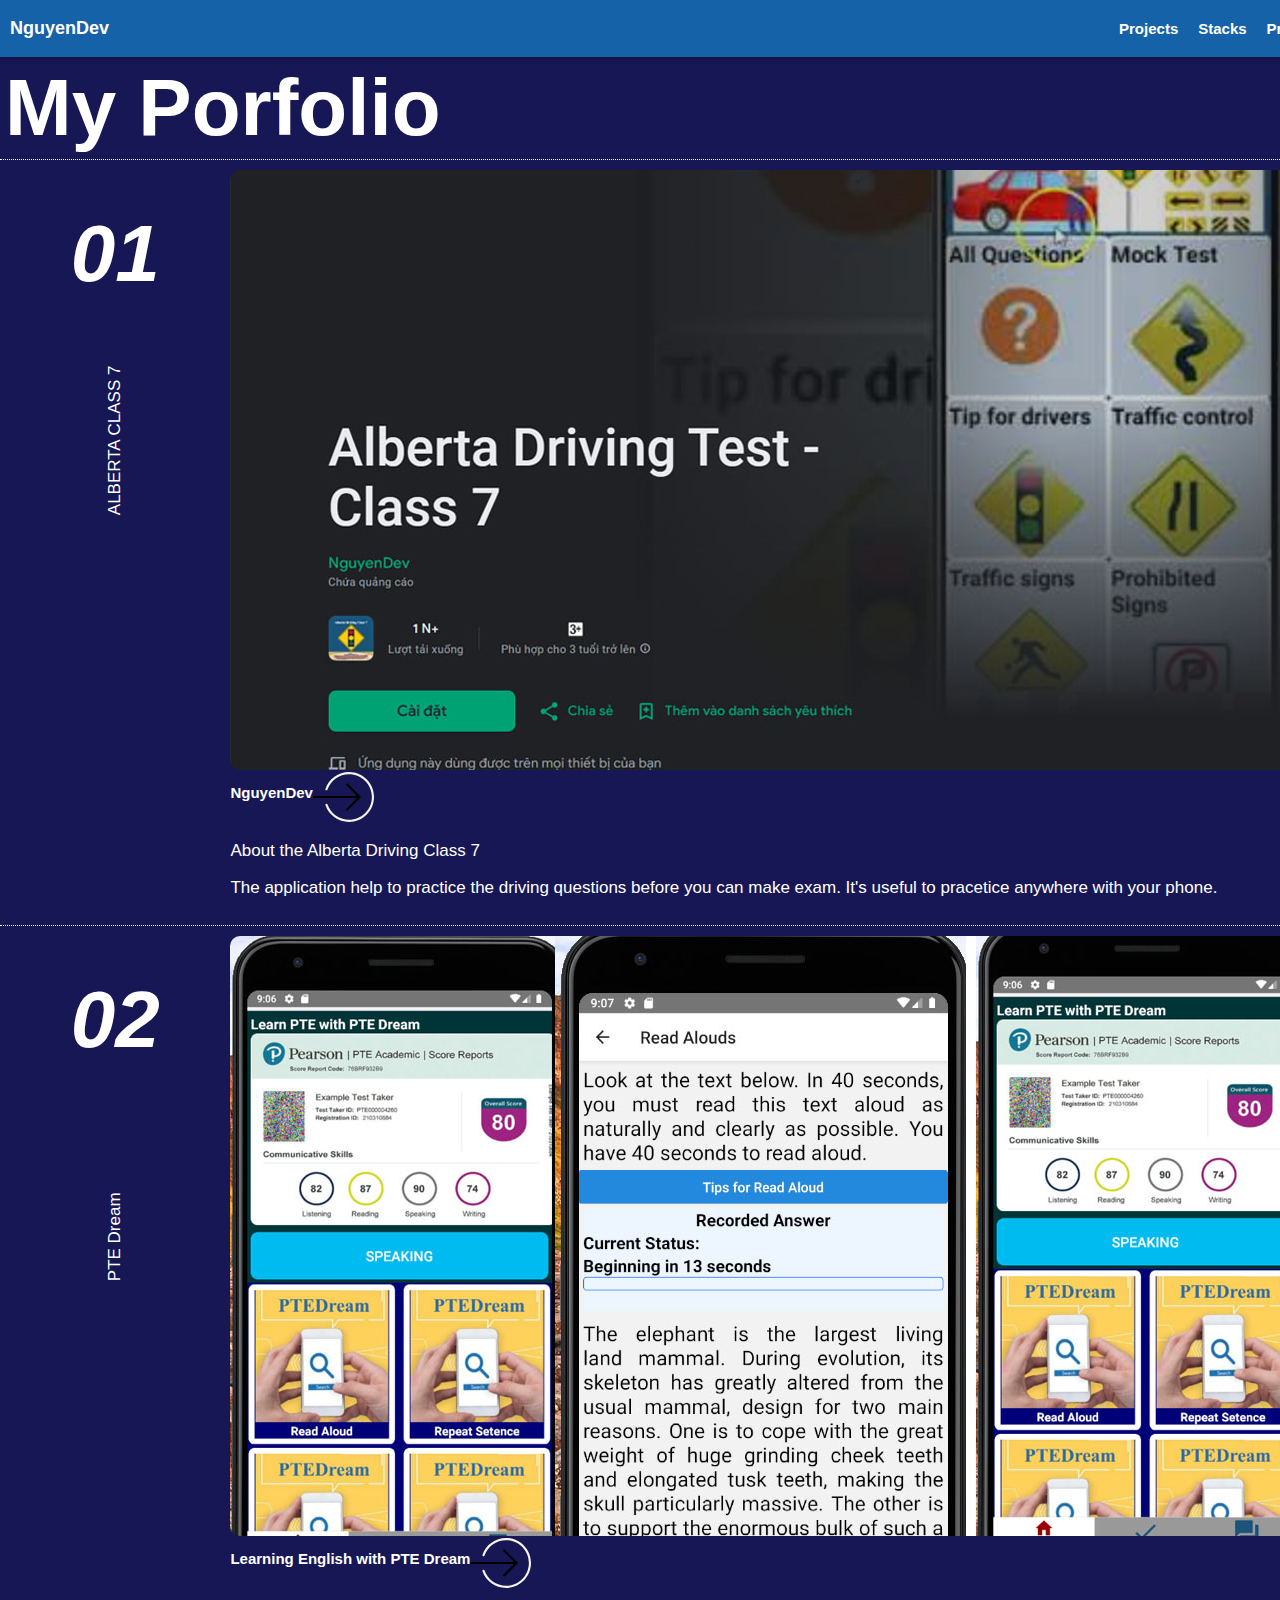
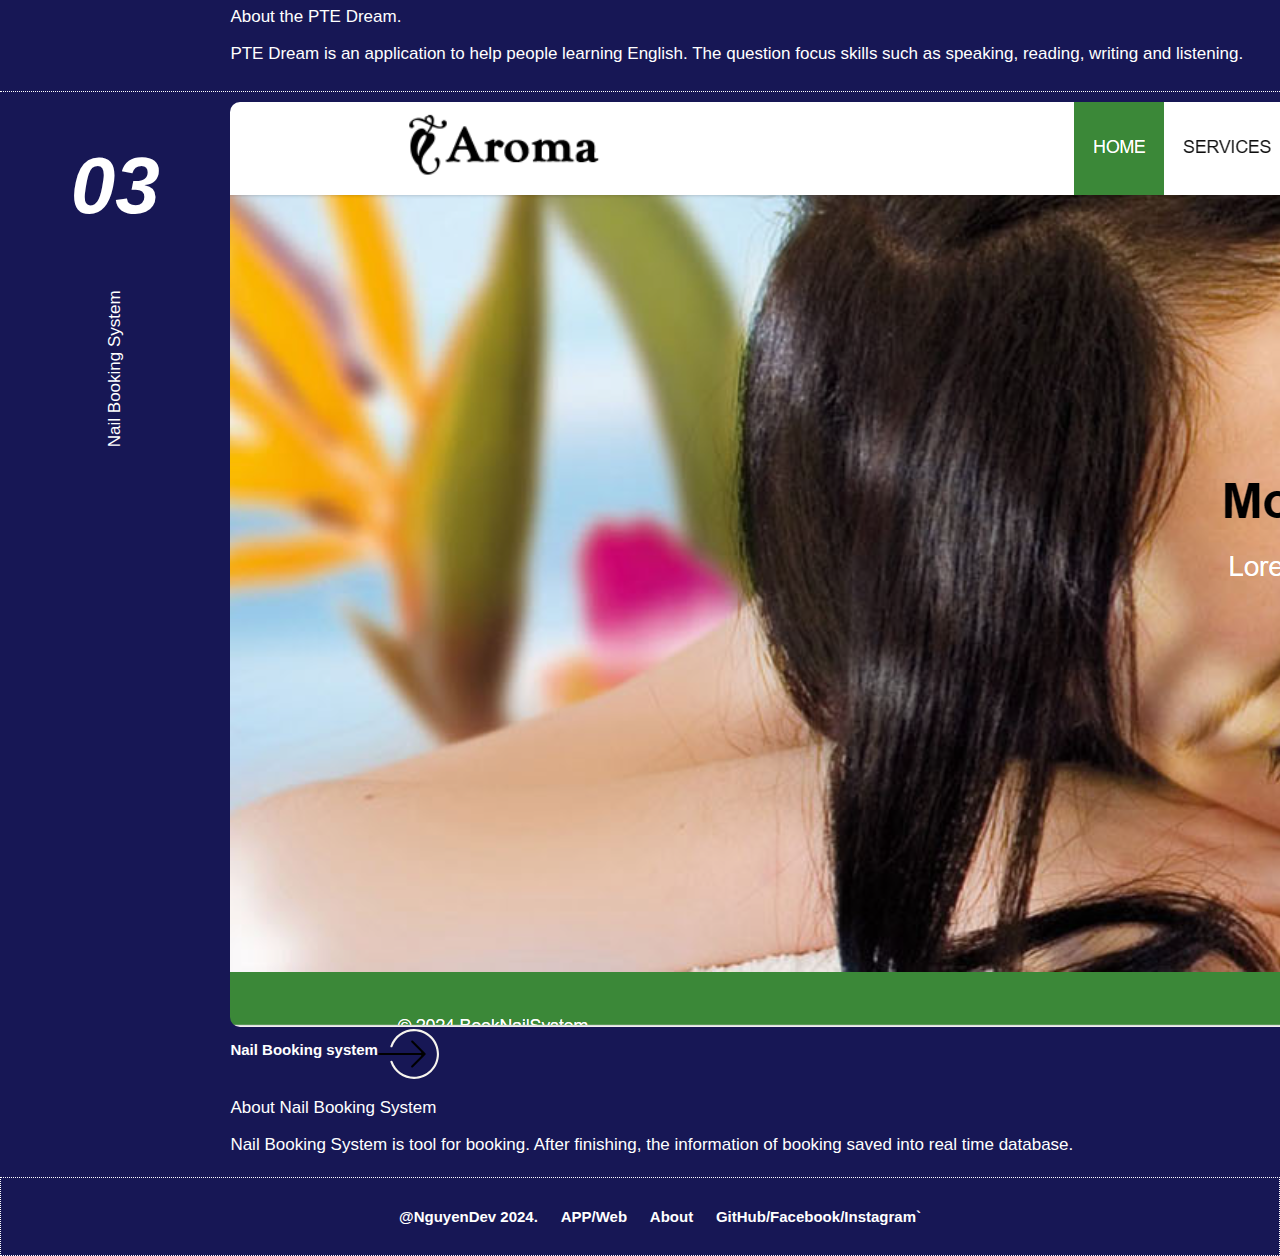
<file: index.html>
<!DOCTYPE html>
<html lang="en">

<head>
    <meta charset="UTF-8">
    <meta name="viewport" content="width=device-width, initial-scale=1.0">
    <link rel="stylesheet" href="./styles/styles.css">

    <title>Projects - NguyenDev</title>
</head>

<body>
    <header class="flex">
        <div>
            NguyenDev
        </div>
        <nav>
            <ul class="flex">
                <li><a href="./index.html">Projects</a></li>
                <li><a href="./stack.html">Stacks</a></li>
                <li><a href="./profile.html">Profile</a></li>
            </ul>
        </nav>
    </header>
    <main>

        <section>
            <div class="header">
                My Porfolio
            </div>
            <div class="flex bgsection marginTop">
                <div class="contentLeft">
                    <div>01</div>
                    <p>ALBERTA CLASS 7</p>

                </div>
                <div class="bgRight">
                    <img src="./images/proj1.jpg">
                    <div class="flex margin">
                        <h2>
                            NguyenDev
                        </h2>
                        <a href="https://play.google.com/store/apps/details?id=com.codewithnguyen.todoalbertadriving"><svg
                                preserveAspectRatio="xMidYMid meet" data-bbox="12.335 29.5 172.265 141"
                                viewBox="12.335 29.5 172.265 141" height="50" width="61"
                                xmlns="http://www.w3.org/2000/svg" data-type="color" role="presentation"
                                aria-hidden="true" aria-label="">
                                <defs>
                                    <style>
                                        #comp-kpf4517z svg [data-color="1"] {
                                            fill: #F6F3ED;
                                        }

                                        #comp-kpf4517z svg [data-color="2"] {
                                            fill: #CAFF00;
                                        }
                                    </style>
                                </defs>
                                <g>
                                    <path
                                        d="M114.1 170.5c-30.2 0-57-19.2-66.7-47.8-.5-1.6.3-3.3 1.9-3.8 1.6-.5 3.3.3 3.8 1.9 8.9 26.1 33.4 43.7 61 43.7 35.5 0 64.5-28.9 64.5-64.5 0-35.5-28.9-64.5-64.5-64.5-27.6 0-52.1 17.6-61 43.7-.5 1.6-2.2 2.4-3.8 1.9-1.6-.5-2.4-2.2-1.9-3.8 9.7-28.6 36.5-47.8 66.7-47.8 38.9 0 70.5 31.6 70.5 70.5s-31.6 70.5-70.5 70.5z"
                                        fill="#f6f3ed" data-color="1"></path>
                                    <path
                                        d="M146.1 97.9l-35-35c-1.2-1.2-3.1-1.2-4.2 0-1.2 1.2-1.2 3.1 0 4.2l27.4 27.4c.9.9.3 2.5-1 2.5H15.5c-1.5 0-2.8 1-3.1 2.4-.4 1.9 1.1 3.6 2.9 3.6h117.9c1.3 0 1.9 1.6 1 2.5l-27.4 27.4c-1.2 1.2-1.2 3.1 0 4.2.6.6 1.4.9 2.1.9s1.5-.3 2.1-.9l35-35c1.3-1.1 1.3-3 .1-4.2z"
                                        fill="#fffff" data-color="2"></path>
                                </g>
                            </svg></a>

                    </div>
                    <p>About the Alberta Driving Class 7</p>
                    <p>
                        The application help to practice the driving questions before you can make exam.
                        It's useful to pracetice anywhere with your phone.
                    </p>

                </div>

            </div>



        </section>
        <section>

            <div class="header">

            </div>
            <div class="flex bgsection marginTop">
                <div class="contentLeft">
                    <div>02</div>
                    <p>PTE Dream</p>

                </div>
                <div class="bgRight">
                    <img src="./images/proj2.jpg">
                    <div class="flex margin">
                        <h2>
                            Learning English with PTE Dream
                        </h2>
                        <a href="https://play.google.com/store/apps/details?id=com.codewithnguyen.todoenglishforkids">
                            <svg preserveAspectRatio="xMidYMid meet" data-bbox="12.335 29.5 172.265 141"
                                viewBox="12.335 29.5 172.265 141" height="50" width="61"
                                xmlns="http://www.w3.org/2000/svg" data-type="color" role="presentation"
                                aria-hidden="true" aria-label="">
                                <defs>
                                    <style>
                                        #comp-kpf4517z svg [data-color="1"] {
                                            fill: #F6F3ED;
                                        }

                                        #comp-kpf4517z svg [data-color="2"] {
                                            fill: #CAFF00;
                                        }
                                    </style>
                                </defs>
                                <g>
                                    <path
                                        d="M114.1 170.5c-30.2 0-57-19.2-66.7-47.8-.5-1.6.3-3.3 1.9-3.8 1.6-.5 3.3.3 3.8 1.9 8.9 26.1 33.4 43.7 61 43.7 35.5 0 64.5-28.9 64.5-64.5 0-35.5-28.9-64.5-64.5-64.5-27.6 0-52.1 17.6-61 43.7-.5 1.6-2.2 2.4-3.8 1.9-1.6-.5-2.4-2.2-1.9-3.8 9.7-28.6 36.5-47.8 66.7-47.8 38.9 0 70.5 31.6 70.5 70.5s-31.6 70.5-70.5 70.5z"
                                        fill="#f6f3ed" data-color="1"></path>
                                    <path
                                        d="M146.1 97.9l-35-35c-1.2-1.2-3.1-1.2-4.2 0-1.2 1.2-1.2 3.1 0 4.2l27.4 27.4c.9.9.3 2.5-1 2.5H15.5c-1.5 0-2.8 1-3.1 2.4-.4 1.9 1.1 3.6 2.9 3.6h117.9c1.3 0 1.9 1.6 1 2.5l-27.4 27.4c-1.2 1.2-1.2 3.1 0 4.2.6.6 1.4.9 2.1.9s1.5-.3 2.1-.9l35-35c1.3-1.1 1.3-3 .1-4.2z"
                                        fill="#000000" data-color="2"></path>
                                </g>
                            </svg></a>
                    </div>
                    <p>About the PTE Dream.</p>
                    <p>
                        PTE Dream is an application to help people learning English.
                        The question focus skills such as speaking, reading, writing and listening.
                    </p>

                </div>

            </div>



        </section>
        <section>

            <div class="header">

            </div>
            <div class="flex bgsection marginTop">
                <div class="contentLeft">
                    <div>03</div>
                    <p>Nail Booking System</p>

                </div>
                <div class="bgRight">
                    <img src="./images/nail-booking.png">
                    <div class="flex margin">
                        <h2>
                            Nail Booking system
                        </h2>
                        <a href="https://fireapp-59839.web.app/harvestnail.html">
                            <svg preserveAspectRatio="xMidYMid meet" data-bbox="12.335 29.5 172.265 141"
                                viewBox="12.335 29.5 172.265 141" height="50" width="61"
                                xmlns="http://www.w3.org/2000/svg" data-type="color" role="presentation"
                                aria-hidden="true" aria-label="">
                                <defs>
                                    <style>
                                        #comp-kpf4517z svg [data-color="1"] {
                                            fill: #F6F3ED;
                                        }

                                        #comp-kpf4517z svg [data-color="2"] {
                                            fill: #CAFF00;
                                        }
                                    </style>
                                </defs>
                                <g>
                                    <path
                                        d="M114.1 170.5c-30.2 0-57-19.2-66.7-47.8-.5-1.6.3-3.3 1.9-3.8 1.6-.5 3.3.3 3.8 1.9 8.9 26.1 33.4 43.7 61 43.7 35.5 0 64.5-28.9 64.5-64.5 0-35.5-28.9-64.5-64.5-64.5-27.6 0-52.1 17.6-61 43.7-.5 1.6-2.2 2.4-3.8 1.9-1.6-.5-2.4-2.2-1.9-3.8 9.7-28.6 36.5-47.8 66.7-47.8 38.9 0 70.5 31.6 70.5 70.5s-31.6 70.5-70.5 70.5z"
                                        fill="#f6f3ed" data-color="1"></path>
                                    <path
                                        d="M146.1 97.9l-35-35c-1.2-1.2-3.1-1.2-4.2 0-1.2 1.2-1.2 3.1 0 4.2l27.4 27.4c.9.9.3 2.5-1 2.5H15.5c-1.5 0-2.8 1-3.1 2.4-.4 1.9 1.1 3.6 2.9 3.6h117.9c1.3 0 1.9 1.6 1 2.5l-27.4 27.4c-1.2 1.2-1.2 3.1 0 4.2.6.6 1.4.9 2.1.9s1.5-.3 2.1-.9l35-35c1.3-1.1 1.3-3 .1-4.2z"
                                        fill="#000000" data-color="2"></path>
                                </g>
                            </svg>
                        </a>
                    </div>
                    <p>About Nail Booking System</p>
                    <p>
                        Nail Booking System is tool for booking. After finishing, the information of booking saved into
                        real time database.

                    </p>

                </div>

            </div>



        </section>
    </main>
    <footer>
        <ul>
            <li>
                @NguyenDev 2024.
            </li>
            <li>
                APP/Web
            </li>
            <li>
                About
            </li>
            <li>
                GitHub/Facebook/Instagram`
            </li>
        </ul>
    </footer>
</body>

</html>
</file>
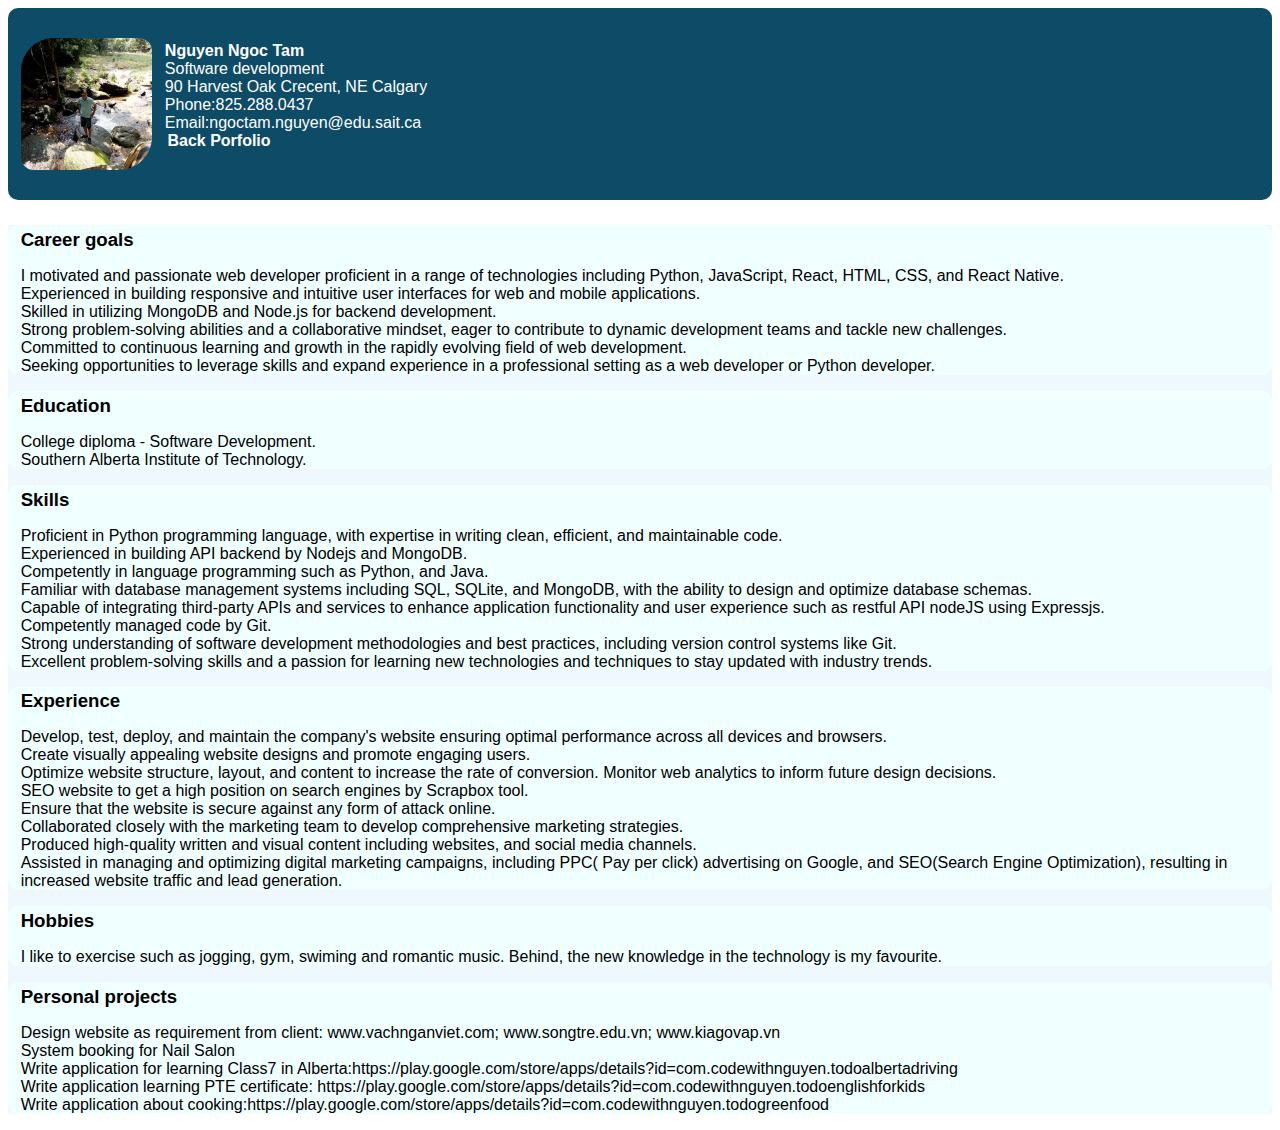
<file: profile.html>
<!DOCTYPE html>
<html lang="en">

<head>
    <meta charset="UTF-8">
    <meta name="viewport" content="width=device-width, initial-scale=1.0">
    <link rel="stylesheet" href="./styles/profiles.css">
    <title>Profile - NguyenDev</title>
</head>

<body>

    <header class="flex">

        <a href="https://www.sait.ca/">
            <img src="./images/profile.jpg" alt="images-profile">
        </a>
        <p>
            <br><b>Nguyen Ngoc Tam</b><br>
            Software development<br>
            90 Harvest Oak Crecent, NE Calgary<br>
            Phone:825.288.0437<br>
            Email:ngoctam.nguyen@edu.sait.ca<br>
            <a href="https://tamutnguyen.github.io/porfolio/">Back Porfolio</a>
        </p>


    </header>
    <main>
        <!--Information-->


        <section>
            <h2>Career goals</h2>
            <p>I motivated and passionate web developer proficient in a range of technologies including Python,
                JavaScript, React, HTML, CSS, and React Native.<br> Experienced in building responsive and intuitive
                user interfaces for web and mobile applications.<br> Skilled in utilizing MongoDB and Node.js for
                backend development.<br> Strong problem-solving abilities and a collaborative mindset, eager to
                contribute to dynamic development teams and tackle new challenges.<br> Committed to continuous
                learning
                and growth in the rapidly evolving field of web development.<br> Seeking opportunities to leverage
                skills and expand experience in a professional setting as a web developer or Python developer.</p>
        </section>
        <!--Education-->
        <section>
            <h2>Education</h2>
            <p>College diploma - Software Development.<br>
                Southern Alberta Institute of Technology.</p>

        </section>
        <!--Skills-->
        <section>
            <h2>Skills</h2>
            <p>Proficient in Python programming language, with expertise in writing clean, efficient, and
                maintainable code.<br>
                Experienced in building API backend by Nodejs and MongoDB.<br>
                Competently in language programming such as Python, and Java.<br>
                Familiar with database management systems including SQL, SQLite, and MongoDB, with the ability to
                design and optimize database schemas.<br>
                Capable of integrating third-party APIs and services to enhance application functionality and user
                experience such as restful API nodeJS using Expressjs.<br>
                Competently managed code by Git.<br>
                Strong understanding of software development methodologies and best practices, including version
                control systems like Git.<br>
                Excellent problem-solving skills and a passion for learning new technologies and techniques to stay
                updated with industry trends.</p>
        </section>
        <!--Experience-->
        <section>
            <h2>Experience</h2>
            <p>Develop, test, deploy, and maintain the company's website ensuring optimal performance across all
                devices and browsers.<br>
                Create visually appealing website designs and promote engaging users.<br>
                Optimize website structure, layout, and content to increase the rate of conversion.
                Monitor web analytics to inform future design decisions.<br>
                SEO website to get a high position on search engines by Scrapbox tool.<br>
                Ensure that the website is secure against any form of attack online.<br>
                Collaborated closely with the marketing team to develop comprehensive marketing strategies.<br>
                Produced high-quality written and visual content including websites, and social media channels.<br>
                Assisted in managing and optimizing digital marketing campaigns, including PPC( Pay per click)
                advertising on Google, and SEO(Search Engine Optimization), resulting in increased website traffic
                and lead generation.</p>
        </section>
        <!--hobbies-->
        <section>
            <h2>Hobbies</h2>
            <p>I like to exercise such as jogging, gym, swiming and romantic music.
                Behind, the new knowledge in the technology is my favourite.</p>
        </section>
        <!--personal project-->
        <section>
            <h2>Personal projects</h2>
            <p>Design website as requirement from client: www.vachnganviet.com; www.songtre.edu.vn;
                www.kiagovap.vn<br>
                System booking for Nail Salon<br>
                Write application for learning Class7 in
                Alberta:https://play.google.com/store/apps/details?id=com.codewithnguyen.todoalbertadriving<br>
                Write application learning PTE certificate:
                https://play.google.com/store/apps/details?id=com.codewithnguyen.todoenglishforkids<br>
                Write application about
                cooking:https://play.google.com/store/apps/details?id=com.codewithnguyen.todogreenfood</p>
        </section>
    </main>
    <footer>
        <div></div>
    </footer>

</body>

</html>
</file>
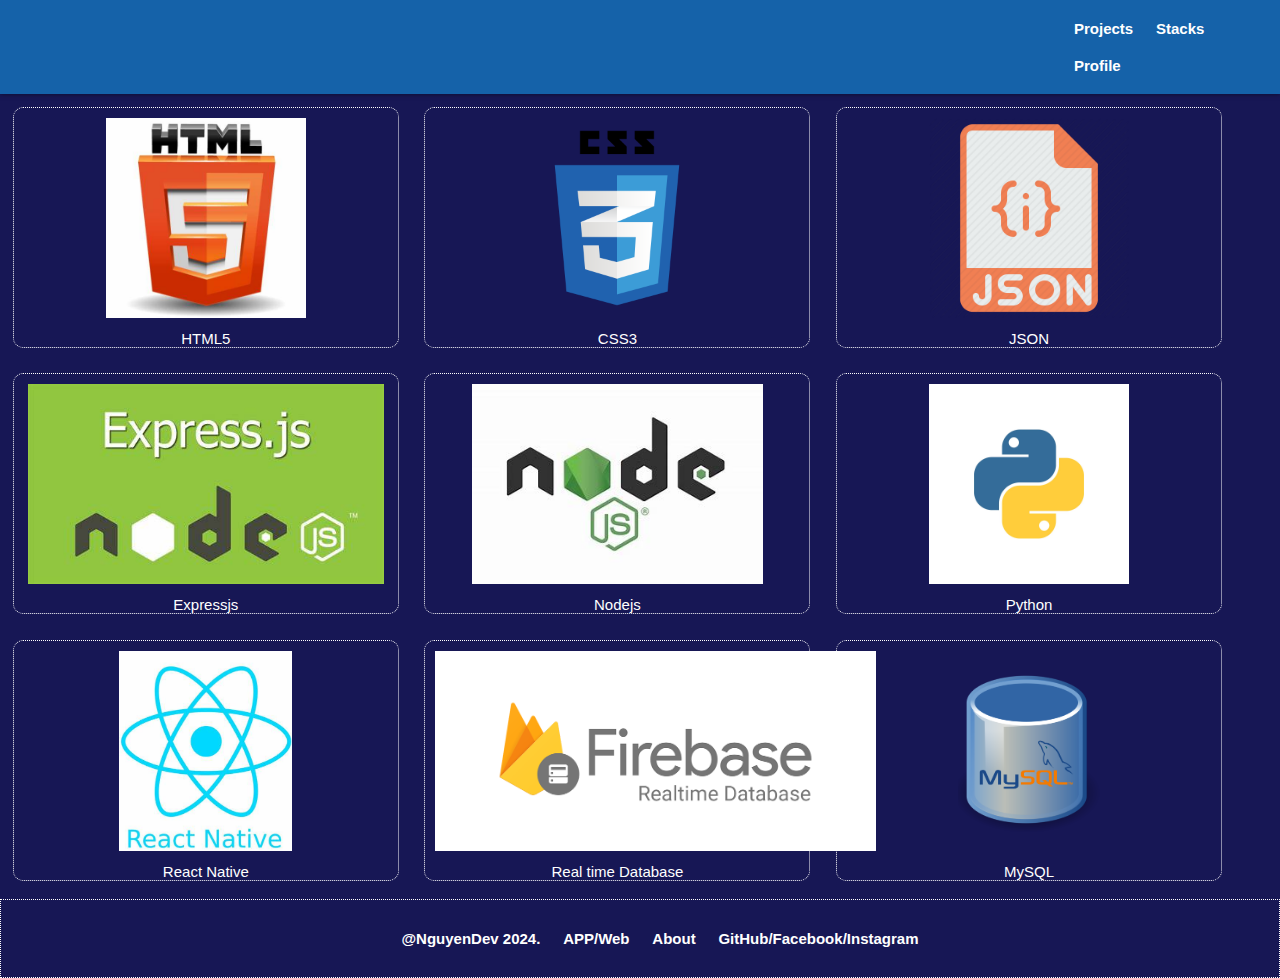
<file: stack.html>
<!DOCTYPE html>
<html lang="en">

<head>
    <meta charset="UTF-8">
    <meta name="viewport" content="width=device-width, initial-scale=1.0">
    <link rel="stylesheet" href="./styles/stacks.css">

    <title>Stacks - NguyenDev</title>
</head>

<body>
    <header class="flex">
        <nav>
            <ul>
                <li><a href="./index.html">Projects</a></li>
                <li><a href="./stack.html">Stacks</a></li>
                <li><a href="./profile.html">Profile</a></li>
            </ul>
        </nav>
    </header>
    <main>
        <section class="flex">
            <div>
                <img src="./images/html5.jpg" alt="html5"><br>
                <span>HTML5</span><br>
            </div>

            <div>
                <img src="./images/css3.png" alt="css3"><br>
                <span>CSS3</span><br>
            </div>
            <div>
                <img src="./images/json.png" alt="json"><br>
                <span>JSON</span><br>
            </div>
        </section>
        <section class="flex">
            <div>
                <img src="./images/expressjs.jpg" alt="json"><br>
                <span>Expressjs</span><br>
            </div>
            <div>
                <img src="./images/nodejs.jpg" alt="json"><br>
                <span>Nodejs</span><br>
            </div>
            <div>
                <img src="./images/python.webp" alt="json"><br>
                <span>Python</span><br>
            </div>

        </section>
        <section class="flex">
            <div>
                <img src="./images/react-native.jpg" alt="json"><br>
                <span>React Native</span><br>
            </div>
            <div>
                <img src="./images/realtime-db.png" alt="json"><br>
                <span>Real time Database</span><br>
            </div>
            <div>
                <img src="./images/mysql.png" alt="json"><br>
                <span>MySQL</span><br>
            </div>
        </section>

    </main>
    <footer>
        <ul>
            <li>
                @NguyenDev 2024.
            </li>
            <li>
                APP/Web
            </li>
            <li>
                About
            </li>
            <li>
                <a href="https://github.com/tamutnguyen">GitHub</a>/<a href="https://www.facebook.com/NNguyenNgocTam/">Facebook</a>/<a href="#">Instagram</a>
            </li>
        </ul>
    </footer>
</body>

</html>
</file>
<file: styles/styles.css>
@media (min-width: 1200px) {
body{
    overflow-x: auto;
    overflow-y: scroll;
    height: 100%;
    --scrollbar-width: 0px;
    font-family: Arial, Helvetica, sans-serif;
    font-size: 10px;
    background: transparent;
    border: 0;
    margin: 0;
    outline: 0;
    padding: 0;
    vertical-align: baseline;
    background-color:#171755;
}
header{
    background-color: #1562a9;
    border-bottom: var(--brwb-scrl, 0) solid var(--screenwidth-corvid-border-color, rgba(var(--brd-scrl, var(--color_15, color_15)), var(--alpha-brd-scrl, 1)));
    border-top: var(--brwt-scrl, 0) solid var(--screenwidth-corvid-border-color, rgba(var(--brd-scrl, var(--color_15, color_15)), var(--alpha-brd-scrl, 1)));
    box-shadow: var(--shd-scrl, 0 0 5px rgba(0, 0, 0, .5));
    color:#fff;
    position: sticky;
}
header>div{
    font-size: 18px;
    flex-direction: column;
    justify-content: center;
    display: flex;
    padding-left: 10px;
    font-weight: bold;
    
}
.flex{
    display: flex;
}
nav{
    width: 75%;
    margin-left:75%;
}
ul{
    list-style: none;
}
li{
    padding: 0 10px;
    display: inline-block;
    text-align: right; 
    line-height: 37px;
    font-size: 15px;
    font-weight: bold;    
}
.marginTop{
    margin-top: 10px;
}
.bgsection{
    background: transparent;
    width: 100%;
    color:#fff;
    flex-direction: row;
}
svg{
    color:#fff;
}
p:first-child{
    font-size: 20px;
}
p{
    font-size: 17px;
}
.contentLeft>h2{
    font-size: 135px;
    margin:0;
    margin-left: 10px;
}
.bgRight{
    height: fit-content;
    width: 80%;
}
.contentLeft{
    width: 18%;
    position:relative;  
    z-index:999; 
    padding-top: 3%;
}
.contentLeft>p{
    transform: rotate(270deg);
    margin-top:90px;
}
.contentLeft>div{
    text-align: center;
    font-size: 80px;
    font-style: italic;
    font-weight: bold;
}
img{
    border-radius: 10px;
}
.margin{
    margin: auto;
}
.button{
    color:#fff;
    border: dotted 1px black;
    width: 100px;
    padding:20px;
    background-color: #171755;
    border-radius: 5px;
    font-size: 15px;
}
.header{
    font-size: 80px;
    font-weight: bold;
    color:#fff;
    padding: 5px;
    border-bottom: dotted 1px #fff ;
}
footer{
    margin-top:5px;
    border: dotted 1px #fff;
    padding:10px;
    color:#fff;
    text-align: center;
}
a{
    text-decoration: none;
    color:#fff;
}
}
@media (max-width: 600px) {
    body{
        overflow-x: auto;
        overflow-y: scroll;
        height: 100%;
        font-family: Arial, Helvetica, sans-serif;
        font-size: 10px;
        background: transparent;
        border: 0;
        margin: 0;
        outline: 0;
        padding: 0;
        background-color:#171755;
    }
    header{
        background-color: #1562a9;
        border-bottom: var(--brwb-scrl, 0) solid var(--screenwidth-corvid-border-color, rgba(var(--brd-scrl, var(--color_15, color_15)), var(--alpha-brd-scrl, 1)));
        border-top: var(--brwt-scrl, 0) solid var(--screenwidth-corvid-border-color, rgba(var(--brd-scrl, var(--color_15, color_15)), var(--alpha-brd-scrl, 1)));
        box-shadow: var(--shd-scrl, 0 0 5px rgba(0, 0, 0, .5));
        color:#fff;
        position: sticky;
    }
    header>div{
        font-size: 18px;
        flex-direction: column;
        justify-content: center;
        display: flex;
        padding-left: 10px;
        font-weight: bold;
        
    }
    .flex{
        display: flex;

    }
    nav{
        font-size: 18px;
        font-weight: bold; 
    } 
    ul{
        list-style: none;
    }
    li{
        padding: 0 10px;
        display: inline-block;
        text-align: right; 
        line-height: 37px;
        font-size: 15px;
        font-weight: bold;    
    }
    .marginTop{
        margin-top: 10px;
    }
    .bgsection{
        background: transparent;
        width:200px;
        color:#fff;
        flex-direction: row;
    }
    svg{
        color:#fff;
    }
    p:first-child{
        font-size: 20px;
    }
    p{
        font-size: 17px;
        margin:0;
    }
    .contentLeft>h2{
        font-size: 135px;
        margin:0;
    }
    .bgRight{
        height: fit-content;
    }
    .contentLeft{
        width: 200px;
        position:relative;  
        z-index:999; 
        padding-top: 3%;
    }
    .contentLeft>p{
        margin-top:70px;
        transform: rotate(270deg);
        
    }
    .contentLeft>div{
        text-align: center;
        font-size: 80px;
        font-style: italic;
        font-weight: bold;
    }
    img{
        padding:5px;
        border-radius: 10px;
        max-width:600px;
    }
    .margin{
        margin: auto;
    }
    .button{
        color:#fff;
        border: dotted 1px black;
        width: 100px;
        padding:20px;
        background-color: #171755;
        border-radius: 5px;
        font-size: 15px;
    }
    .header{
        font-size: 80px;
        font-weight: bold;
        color:#fff;
        padding: 5px;
        border-bottom: dotted 1px #fff ;
    }
    footer{
        margin-top:5px;
        border: dotted 1px #fff;
        padding:10px;
        color:#fff;
        text-align: center;
    }
    a{
        text-decoration: none;
        color:#fff;
    }
}
</file>
<file: styles/profiles.css>
body{
    font-size: 12px;
    font-family: Arial, Helvetica, sans-serif;
    background-color: #fff;
}
.flex{
    display: flex;
}
header{
    flex-direction: row;
    background-color:#0e4b66;
    border-radius: 10px;
    height: 12rem;
    color: #fff;

}
a{
    display: flex;
    flex-direction: column;
    justify-content: center;
    margin: 0 1%;
    color: #fff;
    font-weight: bold;
    text-decoration: none;
}
img{

    height: 8.2rem;
    width: auto;
    border-radius: 25% 10%;
    
}
p{
    line-height: normal;
    font-size: 12pt;
}

main{
    border-radius: 2px;  
    background-color:aliceblue;
    margin-top:2%;
    
}
main>section{
    background-color:azure;
    margin-top:1%;
    border-radius:10px;
}
main>section>div{
    font-size: 11pt;
    margin-left: 3%;
    justify-content: space-between;

}
main>section>h2{
    font-size: 14pt;
    font-weight: bold;
    line-height: normal;
    margin-left: 1%;
    padding-top: 0.3%;
}
section>p{
    margin-left: 1%;
}
footer{
    background-color:azure;
    border-radius:10px;
    margin-top: 0.4%;
    margin-left: 2%;
}
footer>div{
    margin:0 1%;
    font-size:12pt;
}
</file>
<file: styles/stacks.css>
@media (min-width: 1200px) {
    body{
        overflow-x: auto;
        overflow-y: scroll;
        height: 100%;
        --scrollbar-width: 0px;
        font-family: Arial, Helvetica, sans-serif;
        font-size: 10px;
        background: transparent;
        border: 0;
        margin: 0;
        outline: 0;
        padding: 0;
        vertical-align: baseline;
        background-color:#171755;
    }
    header{
        background-color: #1562a9;
        border-bottom: var(--brwb-scrl, 0) solid var(--screenwidth-corvid-border-color, rgba(var(--brd-scrl, var(--color_15, color_15)), var(--alpha-brd-scrl, 1)));
        border-top: var(--brwt-scrl, 0) solid var(--screenwidth-corvid-border-color, rgba(var(--brd-scrl, var(--color_15, color_15)), var(--alpha-brd-scrl, 1)));
        box-shadow: var(--shd-scrl, 0 0 5px rgba(0, 0, 0, .5));
        color:#fff;
        position: sticky;
    }
    
    .flex{
        display: flex;
    }
    nav{
        width: 80%;
        margin-left:80%;
    }
    ul{
        list-style: none;
    }
    li{
        padding: 0 10px;
        display: inline-block;
        text-align: right; 
        line-height: 37px;
        font-size: 15px;
        font-weight: bold;    
    }
    .marginTop{
        margin-top: 10px;
    }
    .header{
        font-size: 80px;
        font-weight: bold;
        color:#fff;
        padding: 5px;
        border-bottom: dotted 1px #fff ;
    }
    section{
        margin:0 auto;
    }
    /**/
    section>div{
        border-radius:10px;
        height: fit-content;
        width: 30%;
        border-color: #fff;
        border: dotted 1px #fff;
        color: #fff;
        margin:1%;
        text-align: center;
    }
    section>div>img{
        height:200px;
        border-radius:10px;
        
        padding:10px;
    }
    section>div>span{
        font-size: 15px;
        text-align: center;
        color: white;
    }
    footer{
        margin-top:5px;
        border: dotted 1px #fff;
        padding:10px;
        color:#fff;
        text-align: center;
    }
    a{
        text-decoration: none;
        color:#fff;
    }
    }
    @media (max-width: 600px) {
        body{
            overflow-x: auto;
            overflow-y: scroll;
            height: 100%;
            font-family: Arial, Helvetica, sans-serif;
            font-size: 10px;
            background: transparent;
            border: 0;
            margin: 0;
            outline: 0;
            padding: 0;
            background-color:#171755;
        }
        header{
            background-color: #1562a9;
            border-bottom: var(--brwb-scrl, 0) solid var(--screenwidth-corvid-border-color, rgba(var(--brd-scrl, var(--color_15, color_15)), var(--alpha-brd-scrl, 1)));
            border-top: var(--brwt-scrl, 0) solid var(--screenwidth-corvid-border-color, rgba(var(--brd-scrl, var(--color_15, color_15)), var(--alpha-brd-scrl, 1)));
            box-shadow: var(--shd-scrl, 0 0 5px rgba(0, 0, 0, .5));
            color:#fff;
            position: sticky;
        }
        
        .flex{
            display: flex;
            flex-direction: column;
    
        }
        nav{
            font-size: 18px;
            font-weight: bold; 
            margin:0 auto;
        } 
        ul{
            list-style: none;
        }
        li{
            padding: 0 10px;
            display: inline-block;
            text-align: left; 
            line-height: 37px;
            font-size: 15px;
            font-weight: bold;    
            color:white;
        }
        section{
            margin:1%;
        }
        section>div{
            border-radius:10px;
            height: fit-content;
            width: 100%;
            border-color: #fff;
            border: dotted 1px #fff;
            color: #fff;
            margin:1%;
            text-align: center;
        }
        section>div>img{
            width:200px;
            border-radius:150px;
            
            padding:10px;
        }
        section>div>span{
            font-size: 15px;
            text-align: center;
            color: white;
        }
        .header{
            font-size: 80px;
            font-weight: bold;
            color:#fff;
            padding: 5px;
            border-bottom: dotted 1px #fff ;
        }
        footer{
            margin-top:5px;
            border: dotted 1px #fff;
            padding:10px;
            color:#fff;
            text-align: center;
        }
        a{
            text-decoration: none;
            color:#fff;
        }
    }
</file>
